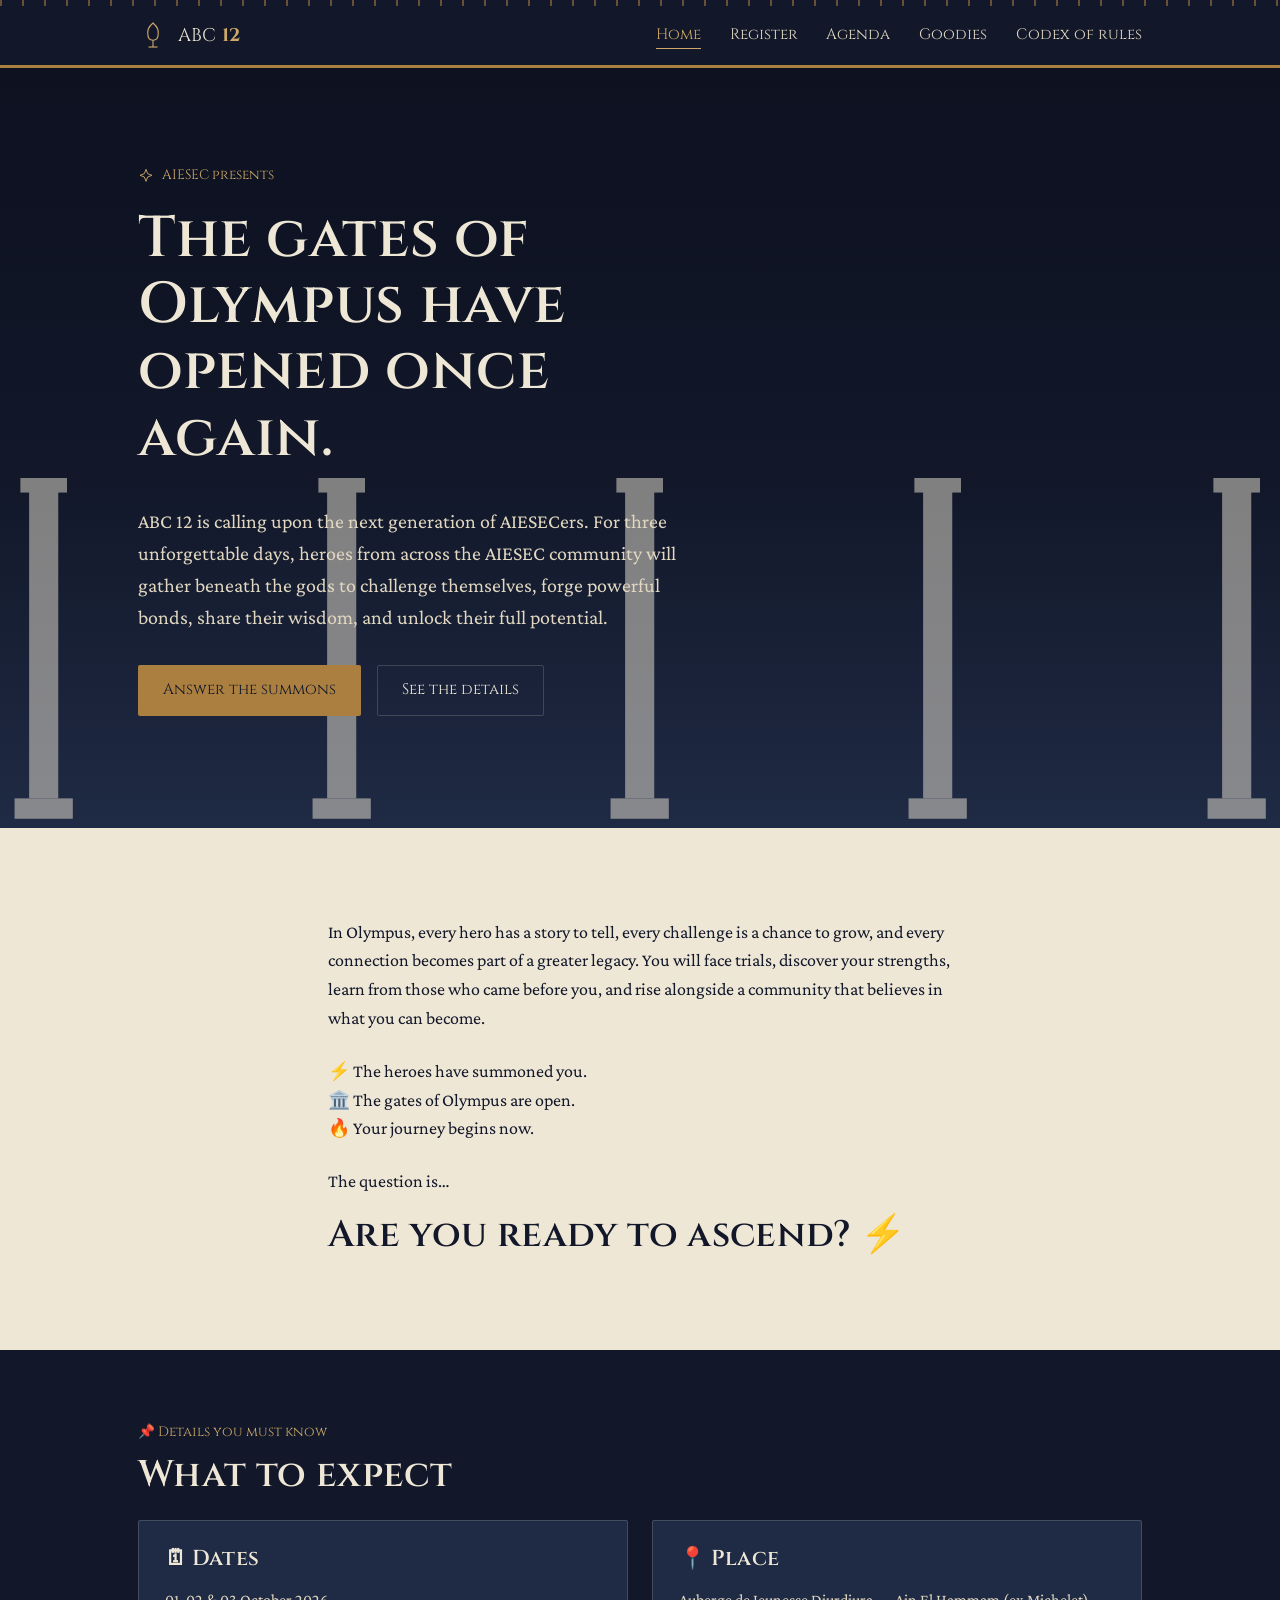
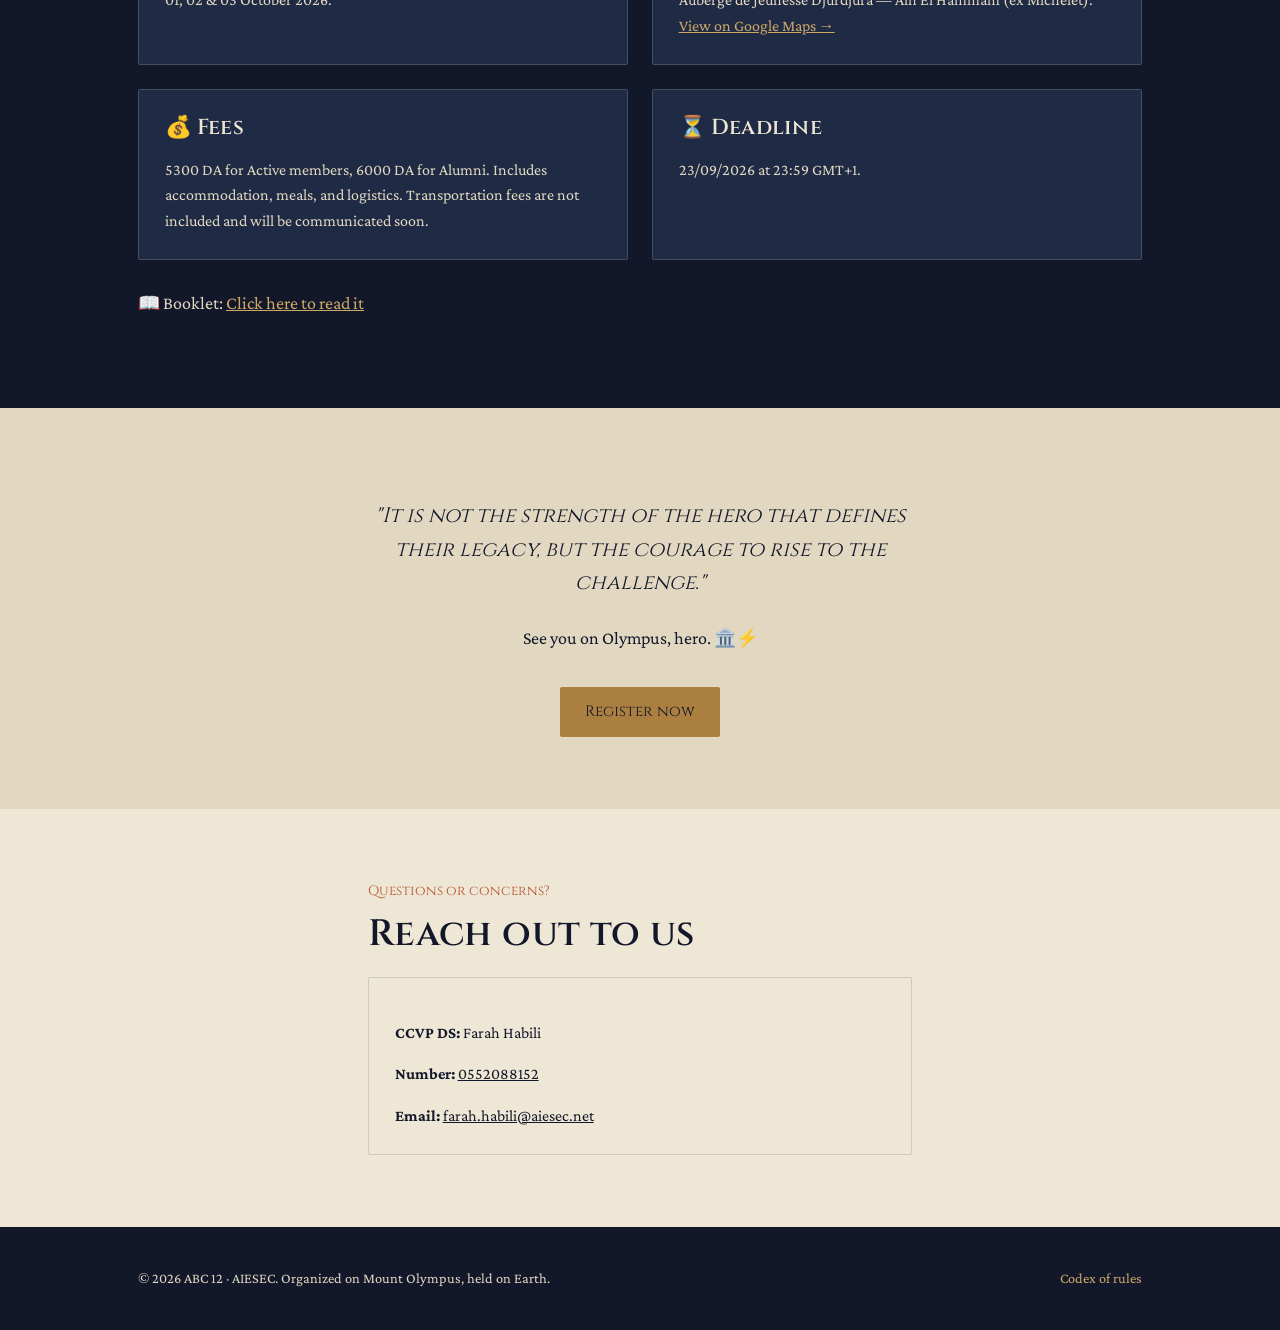
<file: index.html>
<!DOCTYPE html>
<html lang="en">
<head>
<meta charset="UTF-8">
<meta name="viewport" content="width=device-width, initial-scale=1.0">
<title>ABC 12 — The Gates of Olympus</title>
<meta name="description" content="ABC 12: AIESEC's Olympus-themed conference. Register now, read the details, and answer the summons.">
<link rel="preconnect" href="https://fonts.googleapis.com">
<link href="https://fonts.googleapis.com/css2?family=Cinzel:wght@500;600;700&family=Crimson+Pro:ital,wght@0,400;0,500;1,400&display=swap" rel="stylesheet">
<link rel="stylesheet" href="style.css">
</head>
<body>

<header class="site-header">
  <div class="frieze-bar"></div>
  <div class="nav-row">
    <a href="index.html" class="brand">
      <svg width="30" height="30" viewBox="0 0 40 40" fill="none" xmlns="http://www.w3.org/2000/svg">
        <path d="M20 4C13 10 13 14 13 18C13 24 16 27 20 27C24 27 27 24 27 18C27 14 27 10 20 4Z" stroke="#cda868" stroke-width="1.5"/>
        <path d="M20 27V36" stroke="#cda868" stroke-width="1.5"/>
        <path d="M14 36H26" stroke="#cda868" stroke-width="1.5"/>
      </svg>
      <span class="brand-name">ABC <strong>12</strong></span>
    </a>
    <button class="nav-toggle" aria-expanded="false" aria-controls="primary-nav">Menu</button>
    <ul class="nav-links" id="primary-nav">
      <li><a href="index.html" aria-current="page">Home</a></li>
      <li><a href="register.html">Register</a></li>
      <li><a href="agenda.html">Agenda</a></li>
      <li><a href="store.html">Goodies</a></li>
      <li><a href="rules.html">Codex of rules</a></li>
    </ul>
  </div>
</header>

<section class="hero">
  <div class="hero-inner">
    <span class="hero-eyebrow-mark">
      <svg width="16" height="16" viewBox="0 0 24 24" fill="none"><path d="M12 2l2.5 6.5L21 11l-6.5 2.5L12 20l-2.5-6.5L3 11l6.5-2.5L12 2z" stroke="#cda868" stroke-width="1.4"/></svg>
      AIESEC presents
    </span>
    <h1>The gates of Olympus have opened once again.</h1>
    <p class="lede">ABC 12 is calling upon the next generation of AIESECers. For three unforgettable days, heroes from across the AIESEC community will gather beneath the gods to challenge themselves, forge powerful bonds, share their wisdom, and unlock their full potential.</p>
    <div class="hero-actions">
      <a href="register.html" class="btn btn-primary">Answer the summons</a>
      <a href="#details" class="btn btn-ghost">See the details</a>
    </div>
  </div>
  <div class="columns-row" aria-hidden="true">
    <svg viewBox="0 0 60 240" width="60" height="240"><rect x="20" y="0" width="20" height="220" fill="#efe7d6"/><rect x="10" y="220" width="40" height="14" fill="#efe7d6"/><rect x="14" y="0" width="32" height="10" fill="#efe7d6"/></svg>
    <svg viewBox="0 0 60 240" width="60" height="240"><rect x="20" y="0" width="20" height="220" fill="#efe7d6"/><rect x="10" y="220" width="40" height="14" fill="#efe7d6"/><rect x="14" y="0" width="32" height="10" fill="#efe7d6"/></svg>
    <svg viewBox="0 0 60 240" width="60" height="240"><rect x="20" y="0" width="20" height="220" fill="#efe7d6"/><rect x="10" y="220" width="40" height="14" fill="#efe7d6"/><rect x="14" y="0" width="32" height="10" fill="#efe7d6"/></svg>
    <svg viewBox="0 0 60 240" width="60" height="240"><rect x="20" y="0" width="20" height="220" fill="#efe7d6"/><rect x="10" y="220" width="40" height="14" fill="#efe7d6"/><rect x="14" y="0" width="32" height="10" fill="#efe7d6"/></svg>
    <svg viewBox="0 0 60 240" width="60" height="240"><rect x="20" y="0" width="20" height="220" fill="#efe7d6"/><rect x="10" y="220" width="40" height="14" fill="#efe7d6"/><rect x="14" y="0" width="32" height="10" fill="#efe7d6"/></svg>
  </div>
</section>

<section>
  <div class="container" style="max-width: 720px;">
    <p>In Olympus, every hero has a story to tell, every challenge is a chance to grow, and every connection becomes part of a greater legacy. You will face trials, discover your strengths, learn from those who came before you, and rise alongside a community that believes in what you can become.</p>
    <p style="margin-top:1.5rem;">
      ⚡ The heroes have summoned you.<br>
      🏛️ The gates of Olympus are open.<br>
      🔥 Your journey begins now.
    </p>
    <p style="margin-top:1.5rem;">The question is…</p>
    <h2 style="margin-top:0.3rem;">Are you ready to ascend? ⚡</h2>
  </div>
</section>

<section id="details" class="section-dark">
  <div class="container">
    <span class="eyebrow" style="color:#cda868;">📌 Details you must know</span>
    <h2>What to expect</h2>
    <div class="grid grid-2" style="margin-top:1.5rem;">
      <div class="card">
        <h3>🗓 Dates</h3>
        <p>01, 02 &amp; 03 October 2026.</p>
      </div>
      <div class="card">
        <h3>📍 Place</h3>
        <p>Auberge de Jeunesse Djurdjura — Ain El Hammam (ex Michelet).<br>
        <a href="https://share.google/3GFoLEZ0VV989xiMJ" target="_blank" rel="noopener" style="color:#cda868;">View on Google Maps →</a></p>
      </div>
      <div class="card">
        <h3>💰 Fees</h3>
        <p>5300 DA for Active members, 6000 DA for Alumni. Includes accommodation, meals, and logistics. Transportation fees are not included and will be communicated soon.</p>
      </div>
      <div class="card">
        <h3>⏳ Deadline</h3>
        <p>23/09/2026 at 23:59 GMT+1.</p>
      </div>
    </div>
   <p style="margin-top:1.8rem;">📖 Booklet: <a href="https://drive.google.com/file/d/1atwc0b6l0w-cm8NyksH_HFOOQr04Oe2t/view?usp=sharing" target="_blank" rel="noopener" style="color:#cda868;">Click here to read it</a></p>
  </div>
</section>

<section class="section-alt">
  <div class="container text-center" style="max-width:640px;">
    <p style="font-style: italic; font-size:1.3rem; font-family: var(--font-display); color: var(--ink);">
      "It is not the strength of the hero that defines their legacy, but the courage to rise to the challenge."
    </p>
    <p class="text-center" style="margin-top:1.5rem;">See you on Olympus, hero. 🏛️⚡</p>
    <a href="register.html" class="btn btn-primary" style="margin-top:1rem;">Register now</a>
  </div>
</section>

<section>
  <div class="container" style="max-width: 640px;">
    <span class="eyebrow">Questions or concerns?</span>
    <h2>Reach out to us</h2>
    <div class="card">
      <p style="margin-bottom:0.4rem;"><strong>CCVP DS:</strong> Farah Habili</p>
      <p style="margin-bottom:0.4rem;"><strong>Number:</strong> <a href="tel:0552088152">0552088152</a></p>
      <p style="margin-bottom:0;"><strong>Email:</strong> <a href="mailto:farah.habili@aiesec.net">farah.habili@aiesec.net</a></p>
    </div>
  </div>
</section>

<footer class="site-footer">
  <div class="container">
    <span>© 2026 ABC 12 · AIESEC. Organized on Mount Olympus, held on Earth.</span>
    <span><a href="rules.html">Codex of rules</a></span>
  </div>
</footer>

<script src="script.js"></script>
</body>
</html>
</file>
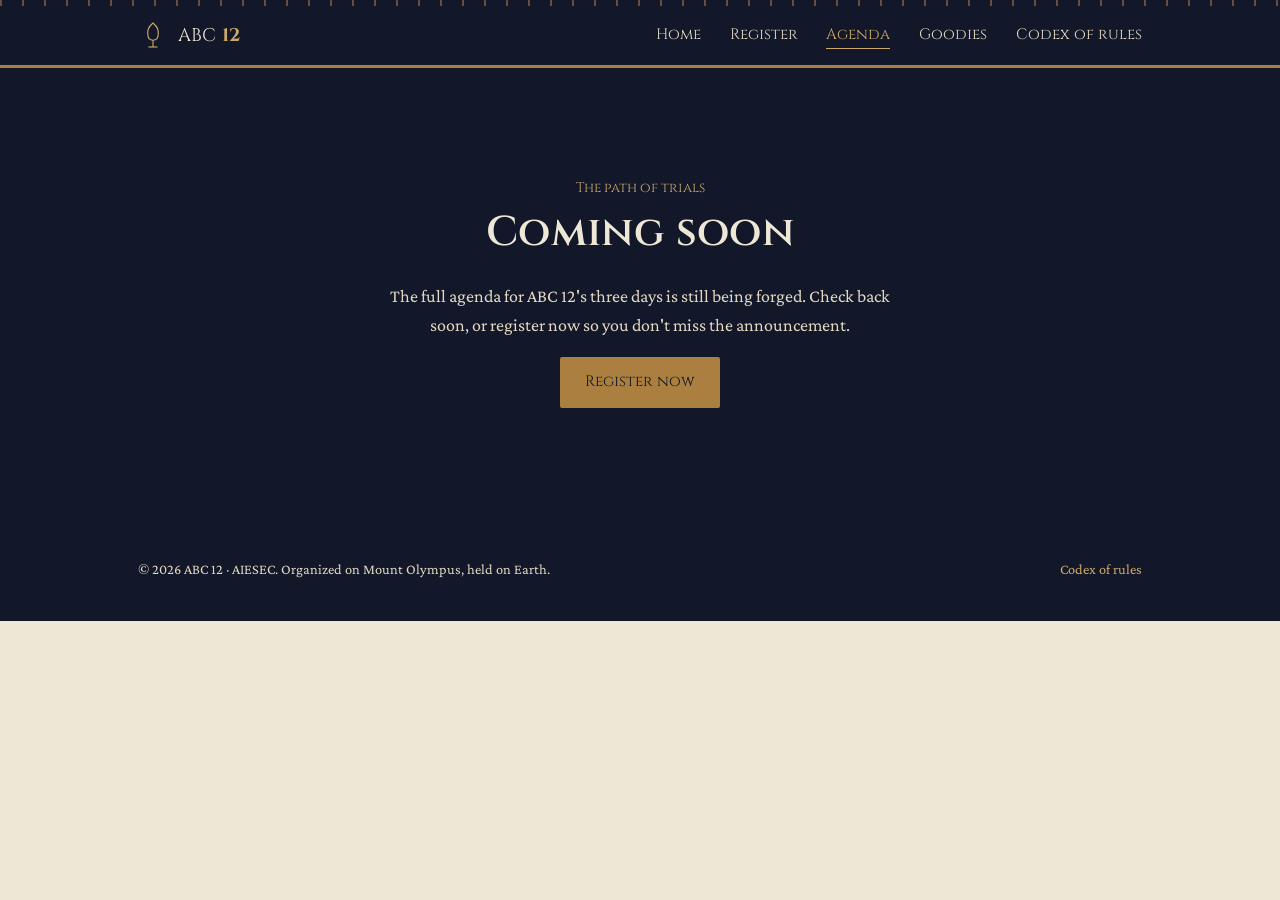
<file: agenda.html>
<!DOCTYPE html>
<html lang="en">
<head>
<meta charset="UTF-8">
<meta name="viewport" content="width=device-width, initial-scale=1.0">
<title>Agenda — ABC 12</title>
<meta name="description" content="The ABC 12 agenda is coming soon.">
<link rel="preconnect" href="https://fonts.googleapis.com">
<link href="https://fonts.googleapis.com/css2?family=Cinzel:wght@500;600;700&family=Crimson+Pro:ital,wght@0,400;0,500;1,400&display=swap" rel="stylesheet">
<link rel="stylesheet" href="style.css">
</head>
<body>

<header class="site-header">
  <div class="frieze-bar"></div>
  <div class="nav-row">
    <a href="index.html" class="brand">
      <svg width="30" height="30" viewBox="0 0 40 40" fill="none" xmlns="http://www.w3.org/2000/svg">
        <path d="M20 4C13 10 13 14 13 18C13 24 16 27 20 27C24 27 27 24 27 18C27 14 27 10 20 4Z" stroke="#cda868" stroke-width="1.5"/>
        <path d="M20 27V36" stroke="#cda868" stroke-width="1.5"/>
        <path d="M14 36H26" stroke="#cda868" stroke-width="1.5"/>
      </svg>
      <span class="brand-name">ABC <strong>12</strong></span>
    </a>
    <button class="nav-toggle" aria-expanded="false" aria-controls="primary-nav">Menu</button>
    <ul class="nav-links" id="primary-nav">
      <li><a href="index.html">Home</a></li>
      <li><a href="register.html">Register</a></li>
      <li><a href="agenda.html" aria-current="page">Agenda</a></li>
      <li><a href="store.html">Goodies</a></li>
      <li><a href="rules.html">Codex of rules</a></li>
    </ul>
  </div>
</header>

<section class="section-dark" style="min-height: 50vh; display:flex; align-items:center;">
  <div class="container text-center" style="max-width:600px;">
    <span class="eyebrow" style="color:#cda868;">The path of trials</span>
    <h1 style="font-size:clamp(1.8rem,4vw,2.6rem);">Coming soon</h1>
    <p class="text-center">The full agenda for ABC 12's three days is still being forged. Check back soon, or register now so you don't miss the announcement.</p>
    <a href="register.html" class="btn btn-primary">Register now</a>
  </div>
</section>

<footer class="site-footer">
  <div class="container">
    <span>© 2026 ABC 12 · AIESEC. Organized on Mount Olympus, held on Earth.</span>
    <span><a href="rules.html">Codex of rules</a></span>
  </div>
</footer>

<script src="script.js"></script>
</body>
</html>
</file>
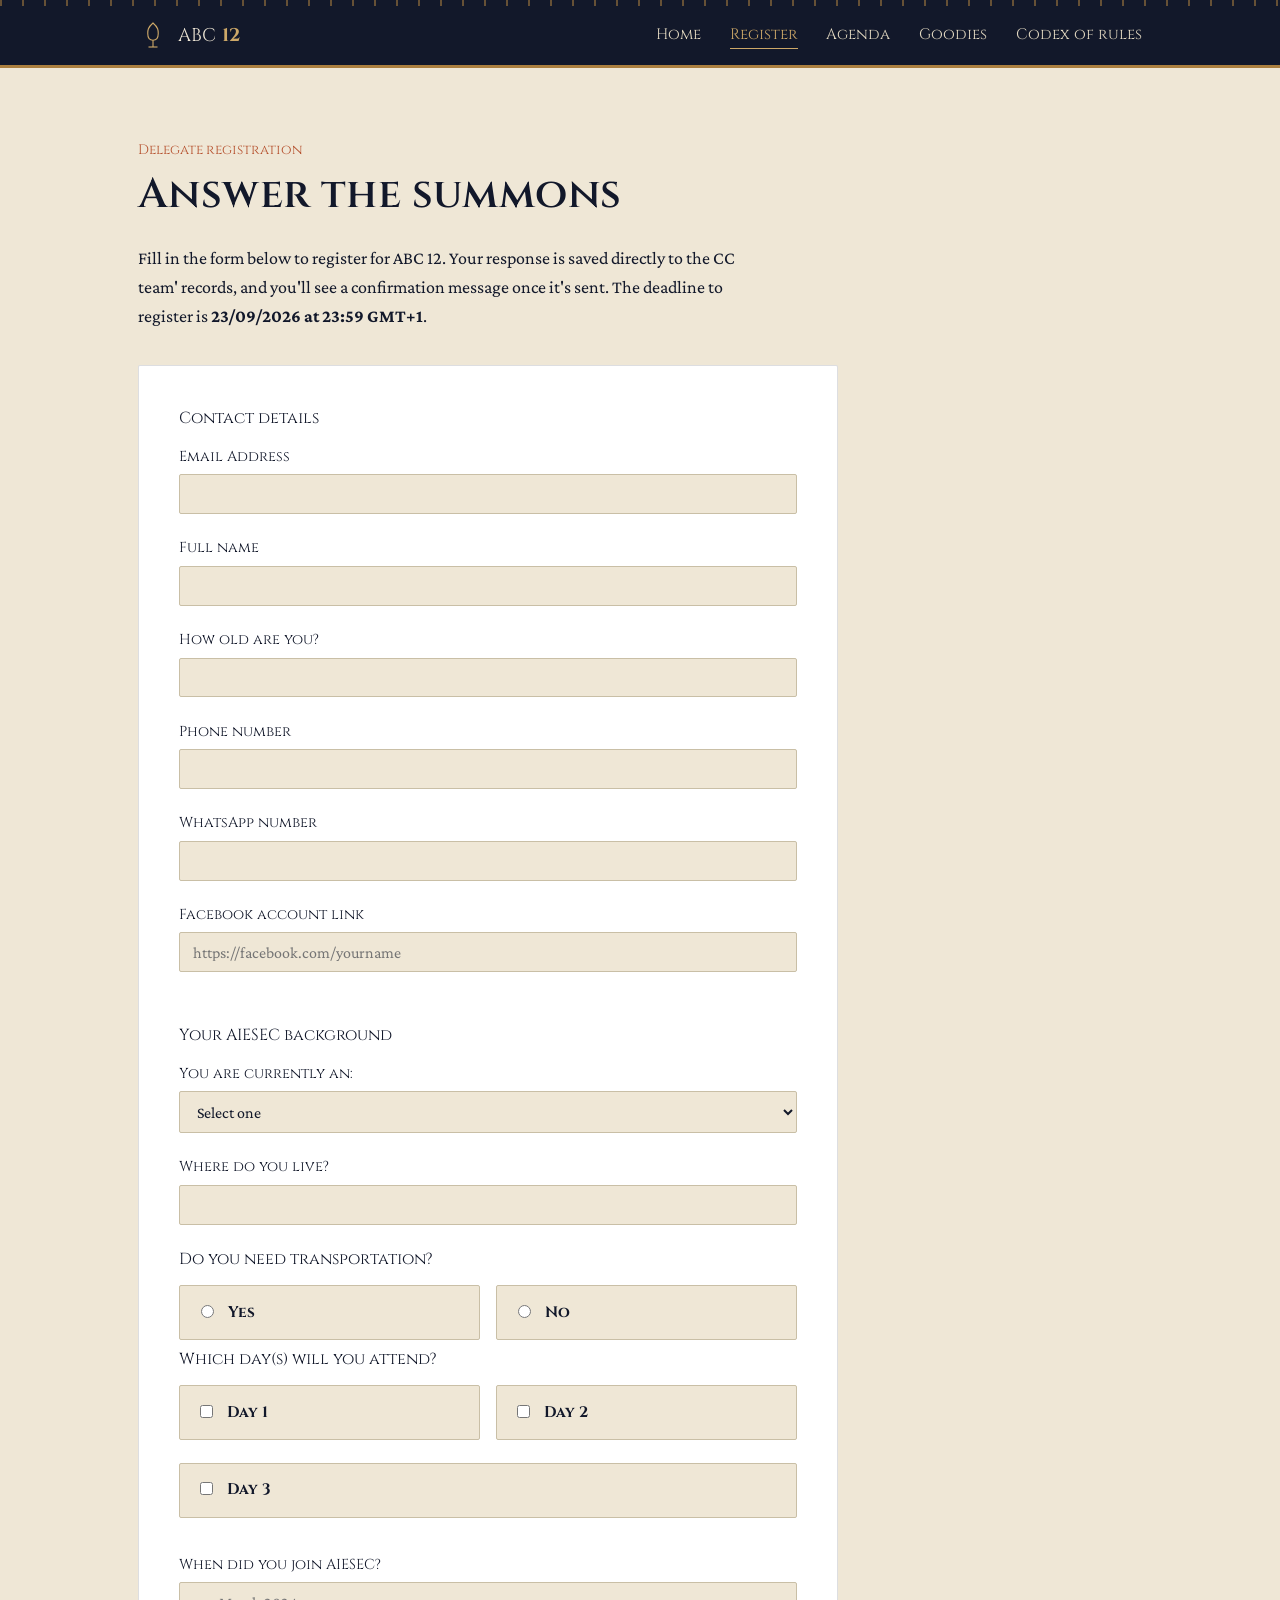
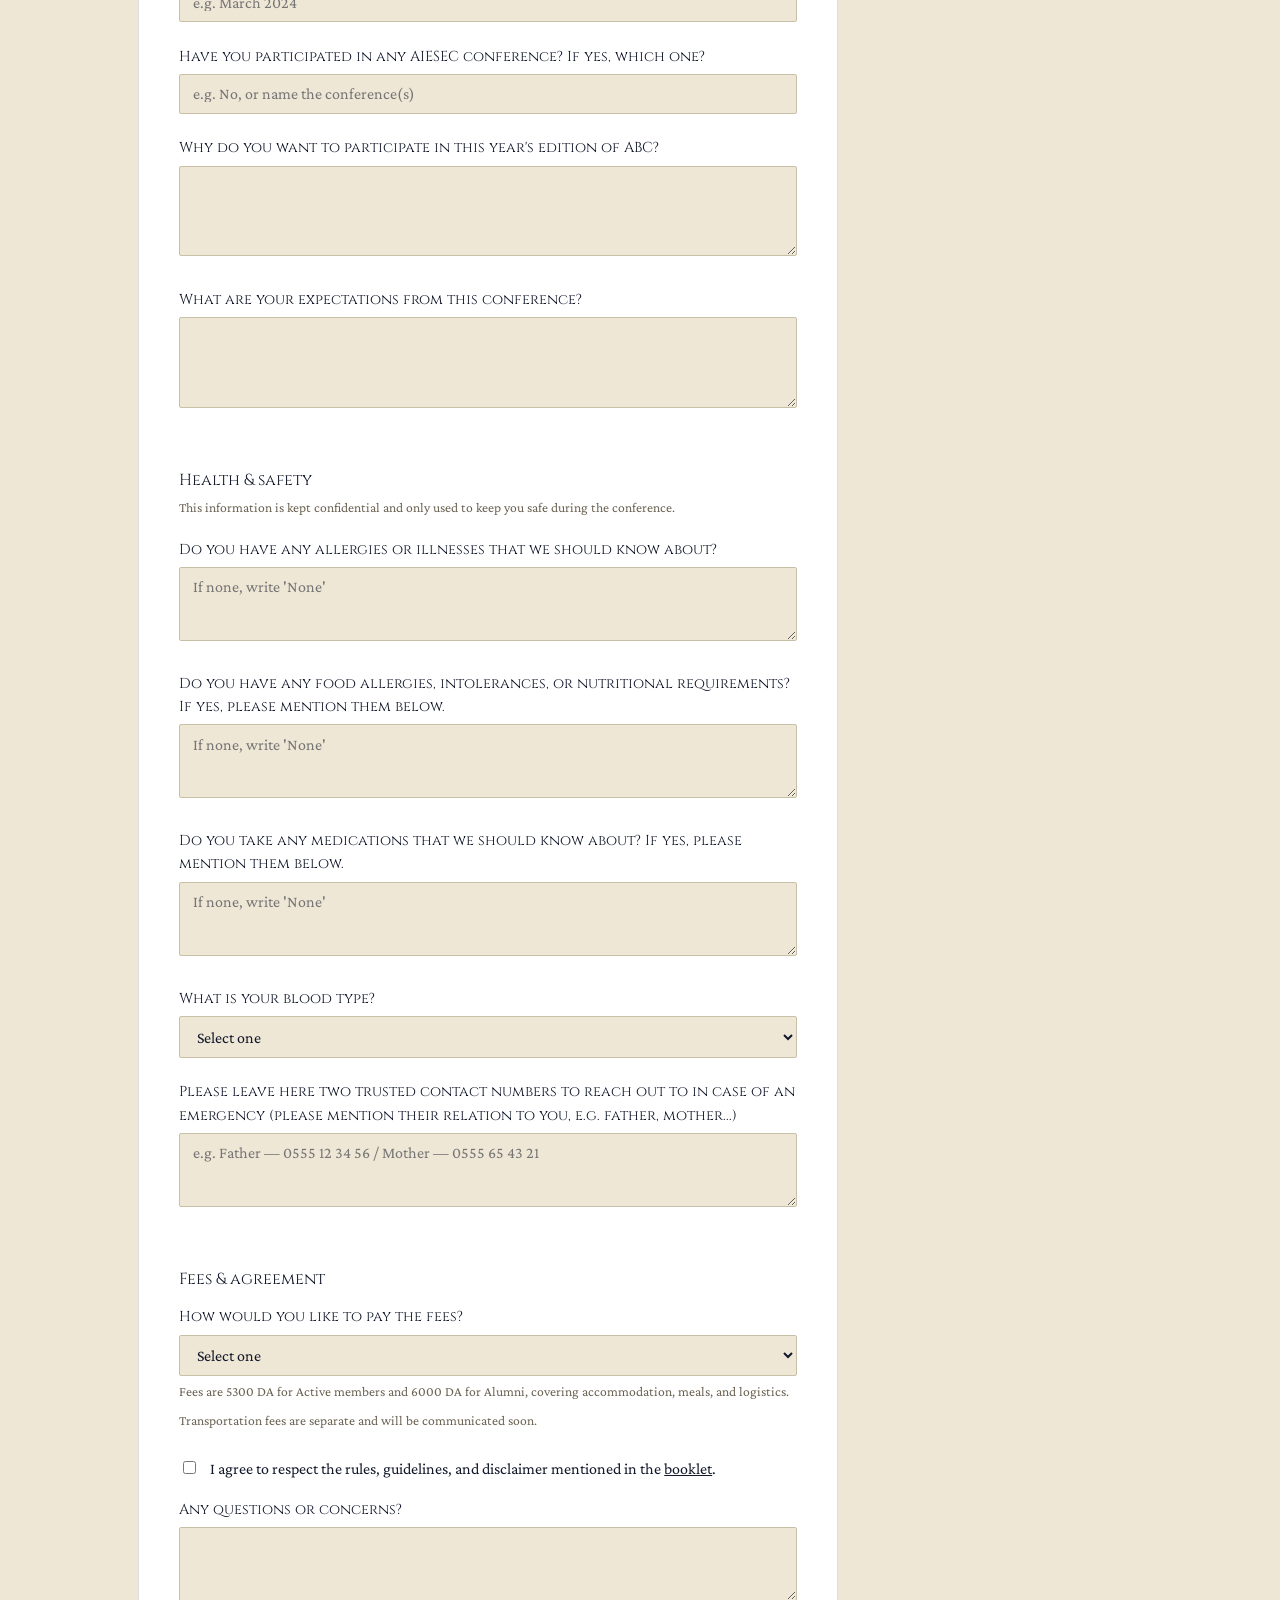
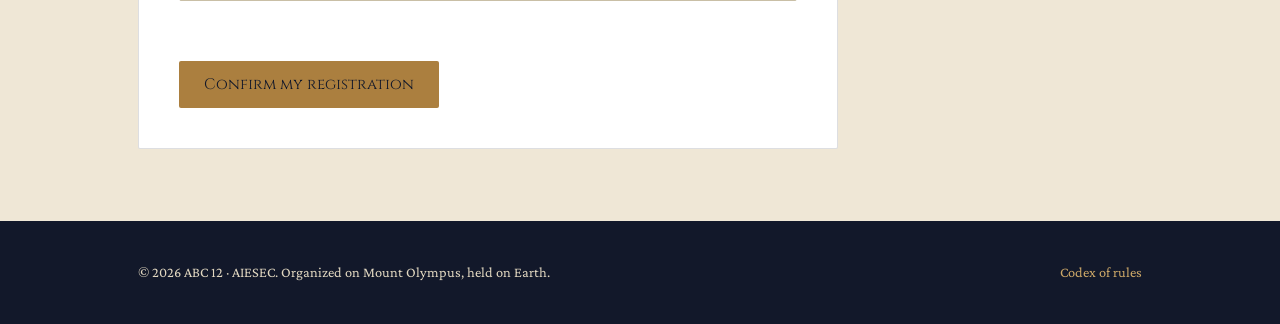
<file: register.html>
<!DOCTYPE html>
<html lang="en">
<head>
<meta charset="UTF-8">
<meta name="viewport" content="width=device-width, initial-scale=1.0">
<title>Register — ABC 12</title>
<meta name="description" content="Register as a delegate for ABC 12: personal details, AIESEC background, health and emergency info, and your agreement to the booklet's rules.">
<link rel="preconnect" href="https://fonts.googleapis.com">
<link href="https://fonts.googleapis.com/css2?family=Cinzel:wght@500;600;700&family=Crimson+Pro:ital,wght@0,400;0,500;1,400&display=swap" rel="stylesheet">
<link rel="stylesheet" href="style.css">
</head>
<body>

<header class="site-header">
  <div class="frieze-bar"></div>
  <div class="nav-row">
    <a href="index.html" class="brand">
      <svg width="30" height="30" viewBox="0 0 40 40" fill="none" xmlns="http://www.w3.org/2000/svg">
        <path d="M20 4C13 10 13 14 13 18C13 24 16 27 20 27C24 27 27 24 27 18C27 14 27 10 20 4Z" stroke="#cda868" stroke-width="1.5"/>
        <path d="M20 27V36" stroke="#cda868" stroke-width="1.5"/>
        <path d="M14 36H26" stroke="#cda868" stroke-width="1.5"/>
      </svg>
      <span class="brand-name">ABC <strong>12</strong></span>
    </a>
    <button class="nav-toggle" aria-expanded="false" aria-controls="primary-nav">Menu</button>
    <ul class="nav-links" id="primary-nav">
      <li><a href="index.html">Home</a></li>
      <li><a href="register.html" aria-current="page">Register</a></li>
      <li><a href="agenda.html">Agenda</a></li>
      <li><a href="store.html">Goodies</a></li>
      <li><a href="rules.html">Codex of rules</a></li>
    </ul>
  </div>
</header>

<section>
  <div class="container">
    <div class="section-head">
      <span class="eyebrow">Delegate registration</span>
      <h1 style="font-size:clamp(1.8rem,4vw,2.6rem);">Answer the summons</h1>
      <p>Fill in the form below to register for ABC 12. Your response is saved directly to the CC team' records, and you'll see a confirmation message once it's sent. The deadline to register is <strong>23/09/2026 at 23:59 GMT+1</strong>.</p>
    </div>

    <form id="registration-form" class="form-card" novalidate>

      <fieldset>
        <legend>Contact details</legend>
        <div class="field">
          <label for="email">Email Address</label>
          <input type="email" id="email" name="email" required autocomplete="email">
        </div>
        <div class="field">
          <label for="fullName">Full name</label>
          <input type="text" id="fullName" name="fullName" required autocomplete="name">
        </div>
        <div class="field">
          <label for="age">How old are you?</label>
          <input type="number" id="age" name="age" min="15" max="99" required inputmode="numeric">
        </div>
        <div class="field">
          <label for="phone">Phone number</label>
          <input type="tel" id="phone" name="phone" required autocomplete="tel">
        </div>
        <div class="field">
          <label for="whatsapp">WhatsApp number</label>
          <input type="tel" id="whatsapp" name="whatsapp" required>
        </div>
        <div class="field">
          <label for="facebook">Facebook account link</label>
          <input type="text" id="facebook" name="facebook" placeholder="https://facebook.com/yourname" required>
        </div>
      </fieldset>

      <fieldset>
        <legend>Your AIESEC background</legend>
        <div class="field">
          <label for="currentStatus">You are currently an:</label>
          <select id="currentStatus" name="currentStatus" required>
            <option value="" disabled selected>Select one</option>
            <option value="Active Member">Active Member</option>
            <option value="Team Leader/Manager">Team Leader/Manager</option>
            <option value="Local Committee President/Vice President">Local Committee President/Vice President</option>
            <option value="Alumnus/Alumna">Alumnus/Alumna</option>
            <option value="Other">Other</option>
          </select>
        </div>
        <div class="field">
                  <div class="field">
          <label for="location">Where do you live?</label>
          <input type="text" id="location" name="location" required>
        </div>
        <fieldset style="margin-bottom:0;">
          <legend>Do you need transportation?</legend>
          <div class="choice-row" role="radiogroup" aria-label="Do you need transportation?">
            <label class="choice">
              <input type="radio" name="needsTransport" value="Yes" required>
              <span><strong>Yes</strong></span>
            </label>
            <label class="choice">
              <input type="radio" name="needsTransport" value="No">
              <span><strong>No</strong></span>
            </label>
          </div>
        </fieldset>
        <fieldset id="attendance-days-field">
          <legend>Which day(s) will you attend?</legend>
          <div class="choice-row" role="group" aria-label="Which day(s) will you attend?">
            <label class="choice">
              <input type="checkbox" name="attendDay1" value="Yes">
              <span><strong>Day 1</strong></span>
            </label>
            <label class="choice">
              <input type="checkbox" name="attendDay2" value="Yes">
              <span><strong>Day 2</strong></span>
            </label>
            <label class="choice">
              <input type="checkbox" name="attendDay3" value="Yes">
              <span><strong>Day 3</strong></span>
            </label>
          </div>
          <p id="attendance-days-error" class="hint" style="display:none; color: var(--clay);">Please select at least one day.</p>
        </fieldset>
        <div class="field">
          <label for="joinDate">When did you join AIESEC?</label>
          <input type="text" id="joinDate" name="joinDate" placeholder="e.g. March 2024" required>
        </div>
        <div class="field">
          <label for="previousConference">Have you participated in any AIESEC conference? If yes, which one?</label>
          <input type="text" id="previousConference" name="previousConference" placeholder="e.g. No, or name the conference(s)">
        </div>
        <div class="field">
          <label for="whyParticipate">Why do you want to participate in this year's edition of ABC?</label>
          <textarea id="whyParticipate" name="whyParticipate" rows="4" required></textarea>
        </div>
        <div class="field">
          <label for="expectations">What are your expectations from this conference?</label>
          <textarea id="expectations" name="expectations" rows="4" required></textarea>
        </div>
      </fieldset>

      <fieldset>
        <legend>Health &amp; safety</legend>
        <p class="hint" style="margin-top:-0.6rem; margin-bottom:1.2rem;">This information is kept confidential and only used to keep you safe during the conference.</p>
        <div class="field">
          <label for="allergiesIllnesses">Do you have any allergies or illnesses that we should know about?</label>
          <textarea id="allergiesIllnesses" name="allergiesIllnesses" rows="3" placeholder="If none, write 'None'"></textarea>
        </div>
        <div class="field">
          <label for="foodAllergies">Do you have any food allergies, intolerances, or nutritional requirements? If yes, please mention them below.</label>
          <textarea id="foodAllergies" name="foodAllergies" rows="3" placeholder="If none, write 'None'"></textarea>
        </div>
        <div class="field">
          <label for="medications">Do you take any medications that we should know about? If yes, please mention them below.</label>
          <textarea id="medications" name="medications" rows="3" placeholder="If none, write 'None'"></textarea>
        </div>
        <div class="field">
          <label for="bloodType">What is your blood type?</label>
          <select id="bloodType" name="bloodType">
            <option value="" disabled selected>Select one</option>
            <option value="A+">A+</option>
            <option value="A-">A-</option>
            <option value="B+">B+</option>
            <option value="B-">B-</option>
            <option value="AB+">AB+</option>
            <option value="AB-">AB-</option>
            <option value="O+">O+</option>
            <option value="O-">O-</option>
            <option value="I don't know">I don't know</option>
          </select>
        </div>
        <div class="field">
          <label for="emergencyContacts">Please leave here two trusted contact numbers to reach out to in case of an emergency (please mention their relation to you, e.g. father, mother...)</label>
          <textarea id="emergencyContacts" name="emergencyContacts" rows="3" required placeholder="e.g. Father — 0555 12 34 56 / Mother — 0555 65 43 21"></textarea>
        </div>
      </fieldset>

      <fieldset>
        <legend>Fees &amp; agreement</legend>
        <div class="field">
          <label for="paymentMethod">How would you like to pay the fees?</label>
          <select id="paymentMethod" name="paymentMethod" required>
            <option value="" disabled selected>Select one</option>
            <option value="Cash on arrival">Cash on arrival</option>
            <option value="Bank / CCP transfer">Bank / CCP transfer</option>
            <option value="Other">Other (we'll follow up)</option>
          </select>
          <span class="hint">Fees are 5300 DA for Active members and 6000 DA for Alumni, covering accommodation, meals, and logistics. Transportation fees are separate and will be communicated soon.</span>
        </div>
        <div class="check-row">
          <input type="checkbox" id="agreeRules" name="agreeRules" value="Yes" required>
          <label for="agreeRules">I agree to respect the rules, guidelines, and disclaimer mentioned in the <a href="https://drive.google.com/file/d/1atwc0b6l0w-cm8NyksH_HFOOQr04Oe2t/view?usp=sharing" target="_blank" rel="noopener">booklet</a>.
        </div>
        <div class="field">
          <label for="questionsConcerns">Any questions or concerns?</label>
          <textarea id="questionsConcerns" name="questionsConcerns" rows="3"></textarea>
        </div>
      </fieldset>

            <button type="submit" class="btn btn-primary">Confirm my registration</button>
      <p id="register-status" class="form-status" role="status" aria-live="polite"></p>
    </form>

    <div id="confirmation-panel" class="confirmation-panel" style="display:none;">
      <div class="confirmation-head">
        <span class="confirmation-check" aria-hidden="true">
          <svg width="22" height="22" viewBox="0 0 24 24" fill="none"><path d="M5 13l4 4L19 7" stroke="#fff" stroke-width="2.4" stroke-linecap="round" stroke-linejoin="round"/></svg>
        </span>
        <div>
          <h2 style="margin-bottom:0.1rem;">Registration confirmed</h2>
          <span class="confirmation-code" id="conf-code"></span>
        </div>
      </div>

      <p>Thank you for answering the summons. Please keep this confirmation — print it, save it as a PDF, or take a screenshot — and bring it with you to check-in.</p>

      <table class="confirmation-table">
        <tbody>
          <tr><th>Full name</th><td id="conf-fullName"></td></tr>
          <tr><th>Email</th><td id="conf-email"></td></tr>
          <tr><th>Phone</th><td id="conf-phone"></td></tr>
          <tr><th>Needs transportation</th><td id="conf-needsTransport"></td></tr>
          <tr><th>Attending</th><td id="conf-attendanceDays"></td></tr>
          <tr><th>Payment method</th><td id="conf-paymentMethod"></td></tr>
          <tr><th>Dates</th><td>24, 25 &amp; 26 September 2026</td></tr>
          <tr><th>Venue</th><td>Auberge de Jeunesse Djurdjura — Ain El Hammam (ex Michelet)</td></tr>
          <tr><th>Fee</th><td>5300 DA (Active members) / 6000 DA (Alumni), payable as selected above</td></tr>
        </tbody>
      </table>

      <p class="hint">Questions? Contact Farah Habili — 0552088152 — farah.habili@aiesec.net</p>

      <div class="confirmation-actions">
        <button type="button" class="btn btn-primary" onclick="window.print()">Print / save as PDF</button>
        <a href="index.html" class="btn btn-outline-dark">Back to home</a>
      </div>
    </div>
  </div>
</section>

<footer class="site-footer">
  <div class="container">
    <span>© 2026 ABC 12 · AIESEC. Organized on Mount Olympus, held on Earth.</span>
    <span><a href="rules.html">Codex of rules</a></span>
  </div>
</footer>

<script src="script.js"></script>
</body>
</html>
</file>
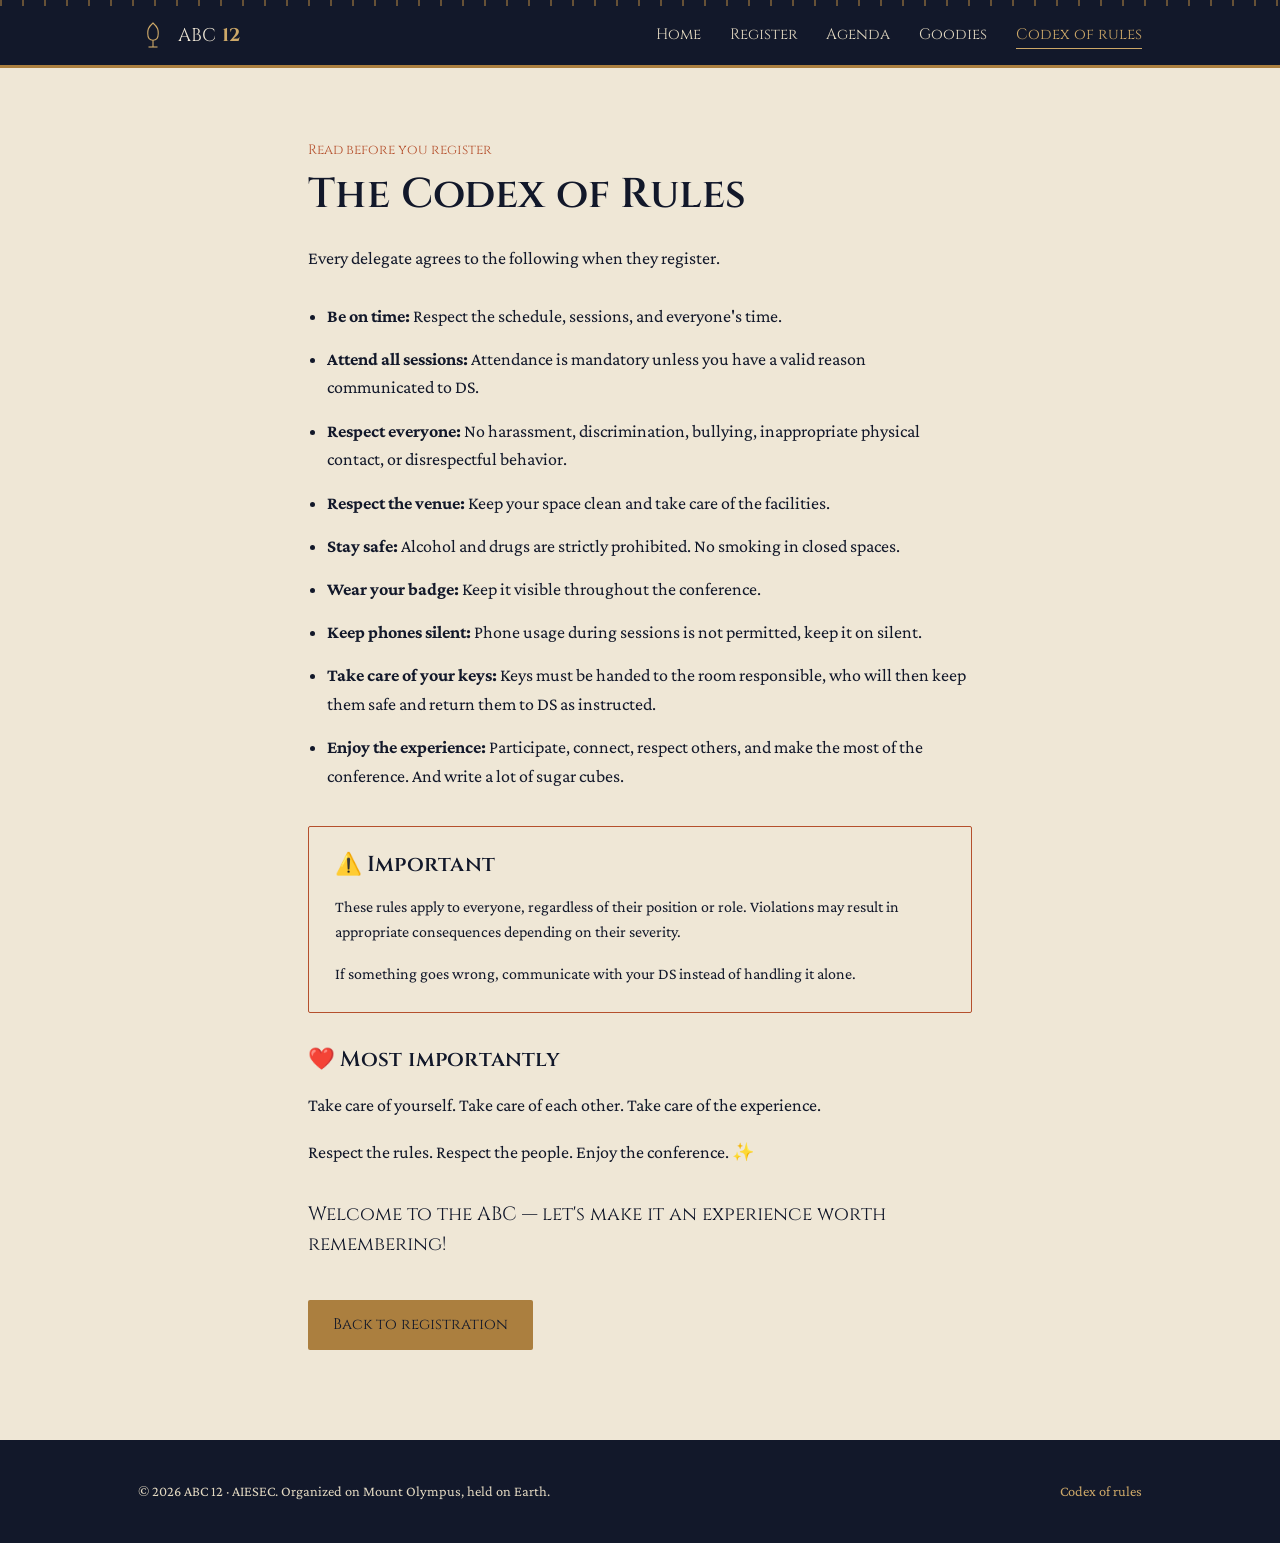
<file: rules.html>
<!DOCTYPE html>
<html lang="en">
<head>
<meta charset="UTF-8">
<meta name="viewport" content="width=device-width, initial-scale=1.0">
<title>Codex of Rules — ABC Conference</title>
<meta name="description" content="The Codex of Rules for ABC 12 delegates: schedule, conduct, safety, and badges.">
<link rel="preconnect" href="https://fonts.googleapis.com">
<link href="https://fonts.googleapis.com/css2?family=Cinzel:wght@500;600;700&family=Crimson+Pro:ital,wght@0,400;0,500;1,400&display=swap" rel="stylesheet">
<link rel="stylesheet" href="style.css">
</head>
<body>

<header class="site-header">
  <div class="frieze-bar"></div>
  <div class="nav-row">
    <a href="index.html" class="brand">
      <svg width="30" height="30" viewBox="0 0 40 40" fill="none" xmlns="http://www.w3.org/2000/svg">
        <path d="M20 4C13 10 13 14 13 18C13 24 16 27 20 27C24 27 27 24 27 18C27 14 27 10 20 4Z" stroke="#cda868" stroke-width="1.5"/>
        <path d="M20 27V36" stroke="#cda868" stroke-width="1.5"/>
        <path d="M14 36H26" stroke="#cda868" stroke-width="1.5"/>
      </svg>
      <span class="brand-name">ABC <strong>12</strong></span>
    </a>
    <button class="nav-toggle" aria-expanded="false" aria-controls="primary-nav">Menu</button>
    <ul class="nav-links" id="primary-nav">
      <li><a href="index.html">Home</a></li>
      <li><a href="register.html">Register</a></li>
      <li><a href="agenda.html">Agenda</a></li>
      <li><a href="store.html">Goodies</a></li>
      <li><a href="rules.html" aria-current="page">Codex of rules</a></li>
    </ul>
  </div>
</header>

<section>
  <div class="container" style="max-width: 760px;">
    <span class="eyebrow">Read before you register</span>
    <h1 style="font-size:clamp(1.8rem,4vw,2.6rem);">The Codex of Rules</h1>
    <p>Every delegate agrees to the following when they register.</p>

    <ul style="margin-top:1.8rem; padding-left:1.2rem; display:flex; flex-direction:column; gap:0.9rem;">
      <li><strong>Be on time:</strong> Respect the schedule, sessions, and everyone's time.</li>
      <li><strong>Attend all sessions:</strong> Attendance is mandatory unless you have a valid reason communicated to DS.</li>
      <li><strong>Respect everyone:</strong> No harassment, discrimination, bullying, inappropriate physical contact, or disrespectful behavior.</li>
      <li><strong>Respect the venue:</strong> Keep your space clean and take care of the facilities.</li>
      <li><strong>Stay safe:</strong> Alcohol and drugs are strictly prohibited. No smoking in closed spaces.</li>
      <li><strong>Wear your badge:</strong> Keep it visible throughout the conference.</li>
      <li><strong>Keep phones silent:</strong> Phone usage during sessions is not permitted, keep it on silent.</li>
      <li><strong>Take care of your keys:</strong> Keys must be handed to the room responsible, who will then keep them safe and return them to DS as instructed.</li>
      <li><strong>Enjoy the experience:</strong> Participate, connect, respect others, and make the most of the conference. And write a lot of sugar cubes.</li>
    </ul>

    <div class="card" style="margin-top:2.2rem; border-color: var(--clay);">
      <h3 style="margin-bottom:0.6rem;">⚠️ Important</h3>
      <p style="margin-bottom:0.6rem;">These rules apply to everyone, regardless of their position or role. Violations may result in appropriate consequences depending on their severity.</p>
      <p style="margin-bottom:0;">If something goes wrong, communicate with your DS instead of handling it alone.</p>
    </div>

    <div style="margin-top:2.2rem;">
      <h3>❤️ Most importantly</h3>
      <p>Take care of yourself. Take care of each other. Take care of the experience.</p>
      <p>Respect the rules. Respect the people. Enjoy the conference. ✨</p>
    </div>

    <p style="margin-top:2rem; font-family: var(--font-display); font-size:1.2rem;">Welcome to the ABC — let's make it an experience worth remembering!</p>

    <p style="margin-top:2.5rem;"><a href="register.html" class="btn btn-primary">Back to registration</a></p>
  </div>
</section>

<footer class="site-footer">
  <div class="container">
    <span>© 2026 ABC 12 · AIESEC. Organized on Mount Olympus, held on Earth.</span>
    <span><a href="rules.html">Codex of rules</a></span>
  </div>
</footer>

<script src="script.js"></script>
</body>
</html>
</file>
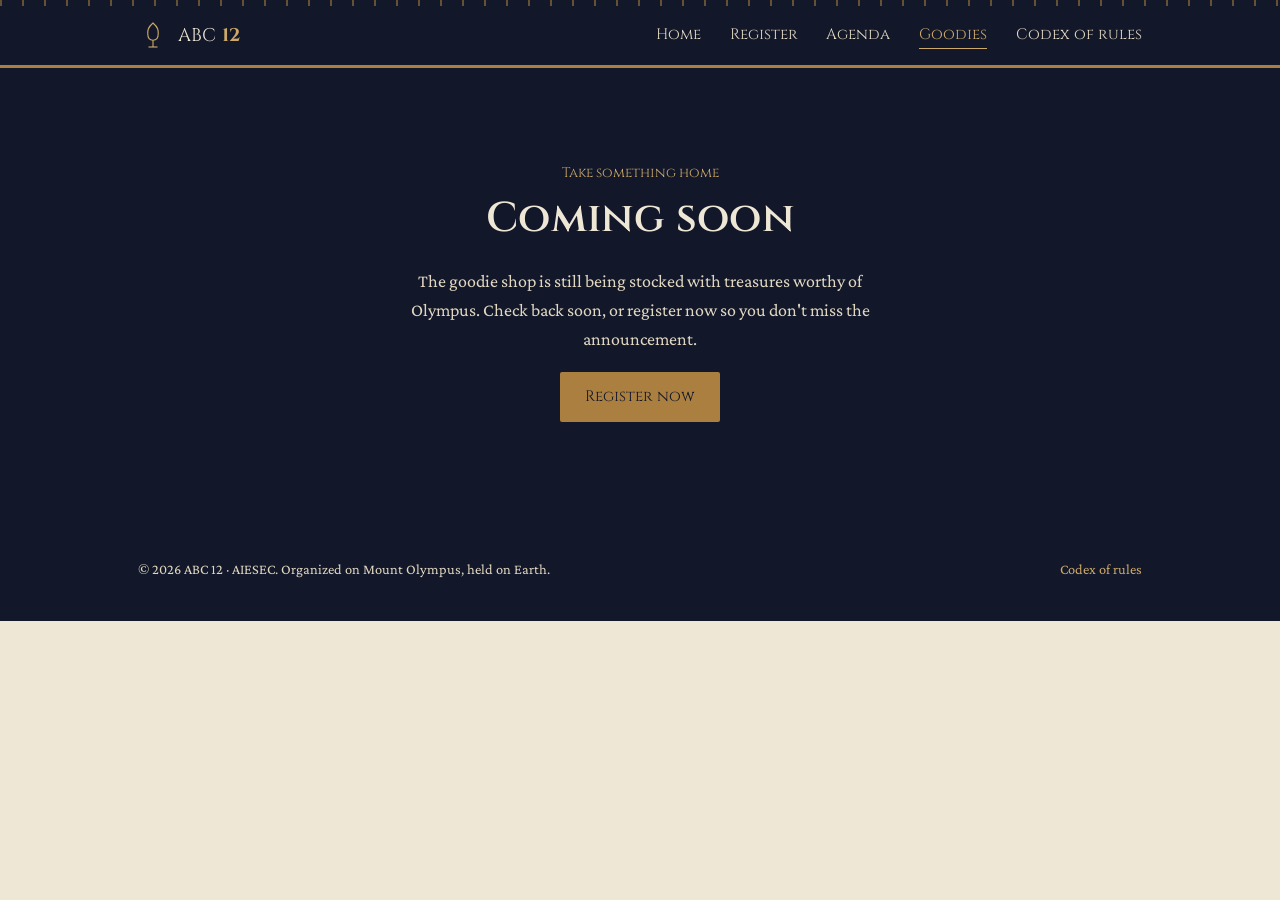
<file: store.html>
<!DOCTYPE html>
<html lang="en">
<head>
<meta charset="UTF-8">
<meta name="viewport" content="width=device-width, initial-scale=1.0">
<title>Goodies — ABC 12</title>
<meta name="description" content="The ABC 12 goodie shop is coming soon.">
<link rel="preconnect" href="https://fonts.googleapis.com">
<link href="https://fonts.googleapis.com/css2?family=Cinzel:wght@500;600;700&family=Crimson+Pro:ital,wght@0,400;0,500;1,400&display=swap" rel="stylesheet">
<link rel="stylesheet" href="style.css">
</head>
<body>

<header class="site-header">
  <div class="frieze-bar"></div>
  <div class="nav-row">
    <a href="index.html" class="brand">
      <svg width="30" height="30" viewBox="0 0 40 40" fill="none" xmlns="http://www.w3.org/2000/svg">
        <path d="M20 4C13 10 13 14 13 18C13 24 16 27 20 27C24 27 27 24 27 18C27 14 27 10 20 4Z" stroke="#cda868" stroke-width="1.5"/>
        <path d="M20 27V36" stroke="#cda868" stroke-width="1.5"/>
        <path d="M14 36H26" stroke="#cda868" stroke-width="1.5"/>
      </svg>
      <span class="brand-name">ABC <strong>12</strong></span>
    </a>
    <button class="nav-toggle" aria-expanded="false" aria-controls="primary-nav">Menu</button>
    <ul class="nav-links" id="primary-nav">
      <li><a href="index.html">Home</a></li>
      <li><a href="register.html">Register</a></li>
      <li><a href="agenda.html">Agenda</a></li>
      <li><a href="store.html" aria-current="page">Goodies</a></li>
      <li><a href="rules.html">Codex of rules</a></li>
    </ul>
  </div>
</header>

<section class="section-dark" style="min-height: 50vh; display:flex; align-items:center;">
  <div class="container text-center" style="max-width:600px;">
    <span class="eyebrow" style="color:#cda868;">Take something home</span>
    <h1 style="font-size:clamp(1.8rem,4vw,2.6rem);">Coming soon</h1>
    <p class="text-center">The goodie shop is still being stocked with treasures worthy of Olympus. Check back soon, or register now so you don't miss the announcement.</p>
    <a href="register.html" class="btn btn-primary">Register now</a>
  </div>
</section>

<footer class="site-footer">
  <div class="container">
    <span>© 2026 ABC 12 · AIESEC. Organized on Mount Olympus, held on Earth.</span>
    <span><a href="rules.html">Codex of rules</a></span>
  </div>
</footer>

<script src="script.js"></script>
</body>
</html>
</file>
<file: style.css>
/* ============================================================
   ABC CONFERENCE — "TWELVE LABORS" DESIGN SYSTEM
   ============================================================ */

:root {
  /* Color */
  --ink: #12182a;          /* near-black Aegean night */
  --ink-soft: #1f2a44;     /* lighter navy for panels */
  --marble: #efe7d6;       /* aged marble / parchment */
  --marble-dim: #e2d8c1;
  --bronze: #ab7f3f;       /* bronze / gold leaf */
  --bronze-light: #cda868;
  --clay: #b5502d;         /* attic pottery terracotta, used sparingly */
  --laurel: #4c5c3c;       /* olive laurel green */
  --ink-line: rgba(18, 24, 42, 0.14);
  --marble-line: rgba(239, 231, 214, 0.18);

  /* Type */
  --font-display: "Cinzel", "Times New Roman", serif;
  --font-body: "Crimson Pro", Georgia, serif;
  --font-ui: "Cinzel", serif;

  /* Layout */
  --max-width: 1100px;
  --gutter: clamp(1.25rem, 4vw, 3rem);
  --radius: 2px;
}

* { box-sizing: border-box; }

html {
  scroll-behavior: smooth;
}

@media (prefers-reduced-motion: reduce) {
  html { scroll-behavior: auto; }
  * { animation-duration: 0.01ms !important; transition-duration: 0.01ms !important; }
}

body {
  margin: 0;
  background: var(--marble);
  color: var(--ink);
  font-family: var(--font-body);
  font-size: 1.125rem;
  line-height: 1.6;
  -webkit-font-smoothing: antialiased;
}

h1, h2, h3, h4 {
  font-family: var(--font-display);
  font-weight: 600;
  line-height: 1.15;
  margin: 0 0 0.6em 0;
  letter-spacing: 0.01em;
}

h1 { font-size: clamp(2.2rem, 5vw, 3.6rem); }
h2 { font-size: clamp(1.6rem, 3vw, 2.3rem); }
h3 { font-size: 1.35rem; }

p { max-width: 68ch; }

a { color: inherit; }

.container {
  max-width: var(--max-width);
  margin: 0 auto;
  padding: 0 var(--gutter);
}

/* ---------------- Header / Frieze Nav ---------------- */

.site-header {
  background: var(--ink);
  color: var(--marble);
  border-bottom: 3px solid var(--bronze);
  position: sticky;
  top: 0;
  z-index: 40;
}

.frieze-bar {
  height: 6px;
  background: repeating-linear-gradient(
    90deg,
    var(--bronze) 0px, var(--bronze) 2px,
    transparent 2px, transparent 22px
  );
  opacity: 0.55;
}

.nav-row {
  display: flex;
  align-items: center;
  justify-content: space-between;
  padding: 0.9rem var(--gutter);
  max-width: var(--max-width);
  margin: 0 auto;
  gap: 1rem;
}

.brand {
  display: flex;
  align-items: center;
  gap: 0.6rem;
  text-decoration: none;
  color: var(--marble);
  font-family: var(--font-ui);
  font-size: 1.15rem;
  letter-spacing: 0.02em;
}

.brand svg { flex-shrink: 0; }

.brand-name strong { color: var(--bronze-light); }

.nav-links {
  display: flex;
  gap: 1.8rem;
  list-style: none;
  margin: 0;
  padding: 0;
  font-family: var(--font-ui);
  font-size: 0.95rem;
}

.nav-links a {
  text-decoration: none;
  color: var(--marble-dim);
  border-bottom: 1px solid transparent;
  padding-bottom: 3px;
  transition: color 0.15s ease, border-color 0.15s ease;
}

.nav-links a:hover,
.nav-links a:focus-visible {
  color: var(--bronze-light);
  border-color: var(--bronze-light);
}

.nav-links a[aria-current="page"] {
  color: var(--bronze-light);
  border-color: var(--bronze-light);
}

.nav-toggle {
  display: none;
  background: none;
  border: 1px solid var(--marble-line);
  color: var(--marble);
  padding: 0.4rem 0.6rem;
  font-family: var(--font-ui);
  border-radius: var(--radius);
}

@media (max-width: 720px) {
  .nav-toggle { display: inline-block; }
  .nav-links {
    display: none;
    flex-direction: column;
    gap: 1rem;
    padding: 1rem var(--gutter) 1.4rem;
  }
  .nav-links.open { display: flex; }
}

/* ---------------- Hero ---------------- */

.hero {
  position: relative;
  background: linear-gradient(180deg, #0d1120 0%, var(--ink) 55%, var(--ink-soft) 100%);
  color: var(--marble);
  overflow: hidden;
  padding: clamp(3rem, 8vw, 6rem) 0 clamp(4rem, 10vw, 7rem);
}

.hero-inner {
  max-width: var(--max-width);
  margin: 0 auto;
  padding: 0 var(--gutter);
  position: relative;
  z-index: 2;
}

.hero-eyebrow-mark {
  display: inline-flex;
  align-items: center;
  gap: 0.5rem;
  color: var(--bronze-light);
  font-family: var(--font-ui);
  font-size: 0.85rem;
  margin-bottom: 1.2rem;
}

.hero h1 { max-width: 16ch; color: var(--marble); }

.hero .lede {
  color: var(--marble-dim);
  font-size: 1.25rem;
  max-width: 52ch;
  margin-top: 1rem;
}

.hero-actions {
  display: flex;
  gap: 1rem;
  flex-wrap: wrap;
  margin-top: 2rem;
}

.columns-row {
  position: absolute;
  bottom: 0; left: 0; right: 0;
  height: 46%;
  display: flex;
  justify-content: space-between;
  opacity: 0.5;
  pointer-events: none;
}

.columns-row svg { height: 100%; width: auto; }

/* ---------------- Buttons ---------------- */

.btn {
  display: inline-flex;
  align-items: center;
  gap: 0.5rem;
  font-family: var(--font-ui);
  font-size: 0.95rem;
  padding: 0.75rem 1.5rem;
  border-radius: var(--radius);
  text-decoration: none;
  border: 1px solid transparent;
  cursor: pointer;
  transition: transform 0.12s ease, background 0.15s ease, color 0.15s ease;
}

.btn:active { transform: translateY(1px); }

.btn-primary {
  background: var(--bronze);
  color: var(--ink);
}
.btn-primary:hover { background: var(--bronze-light); }

.btn-ghost {
  background: transparent;
  border-color: var(--marble-line);
  color: var(--marble);
}
.btn-ghost:hover { border-color: var(--bronze-light); color: var(--bronze-light); }

.btn-outline-dark {
  background: transparent;
  border-color: var(--ink);
  color: var(--ink);
}
.btn-outline-dark:hover { background: var(--ink); color: var(--marble); }

/* ---------------- Sections ---------------- */

section { padding: clamp(2.5rem, 6vw, 4.5rem) 0; }

.section-alt {
  background: var(--marble-dim);
}

.section-dark {
  background: var(--ink);
  color: var(--marble);
}
.section-dark p { color: var(--marble-dim); }
.section-dark h2, .section-dark h3 { color: var(--marble); }

.eyebrow {
  font-family: var(--font-ui);
  font-size: 0.85rem;
  color: var(--clay);
  display: block;
  margin-bottom: 0.6rem;
}

.section-head {
  max-width: 62ch;
  margin-bottom: 2.2rem;
}

/* ---------------- Cards / Grid ---------------- */

.grid {
  display: grid;
  gap: 1.5rem;
}
.grid-3 { grid-template-columns: repeat(3, 1fr); }
.grid-2 { grid-template-columns: repeat(2, 1fr); }

@media (max-width: 800px) {
  .grid-3, .grid-2 { grid-template-columns: 1fr; }
}

.card {
  background: var(--marble);
  border: 1px solid var(--ink-line);
  padding: 1.6rem;
  border-radius: var(--radius);
}

.section-dark .card {
  background: var(--ink-soft);
  border-color: var(--marble-line);
}

.card h3 { margin-bottom: 0.5rem; }
.card p { margin-bottom: 0; font-size: 1rem; }

/* ---------------- Forms ---------------- */

.form-card {
  background: #fff;
  border: 1px solid var(--ink-line);
  padding: clamp(1.5rem, 4vw, 2.5rem);
  border-radius: var(--radius);
  max-width: 700px;
}

fieldset {
  border: none;
  padding: 0;
  margin: 0 0 1.8rem 0;
}

legend {
  font-family: var(--font-ui);
  font-size: 1rem;
  color: var(--ink);
  padding: 0;
  margin-bottom: 0.8rem;
}

.field { margin-bottom: 1.4rem; }

label {
  display: block;
  font-family: var(--font-ui);
  font-size: 0.9rem;
  margin-bottom: 0.4rem;
  color: var(--ink);
}

.hint {
  font-size: 0.85rem;
  color: #6b6252;
  margin-top: 0.3rem;
}

input[type="text"],
input[type="email"],
input[type="tel"],
input[type="number"],
select,
textarea {
  width: 100%;
  font-family: var(--font-body);
  font-size: 1rem;
  padding: 0.65rem 0.8rem;
  border: 1px solid #c9bfa6;
  border-radius: var(--radius);
  background: var(--marble);
  color: var(--ink);
}

input:focus-visible, select:focus-visible, textarea:focus-visible,
a:focus-visible, button:focus-visible {
  outline: 2px solid var(--clay);
  outline-offset: 2px;
}

.choice-row {
  display: flex;
  gap: 1rem;
  flex-wrap: wrap;
}

.choice {
  flex: 1 1 200px;
  border: 1px solid #c9bfa6;
  border-radius: var(--radius);
  padding: 0.9rem 1rem;
  display: flex;
  align-items: flex-start;
  gap: 0.7rem;
  cursor: pointer;
  background: var(--marble);
}

.choice input { margin-top: 0.25rem; }

.choice strong { display: block; font-family: var(--font-ui); font-size: 0.95rem; }
.choice span.detail { display: block; font-size: 0.85rem; color: #6b6252; margin-top: 0.15rem; }

.choice:has(input:checked) {
  border-color: var(--clay);
  background: #fbf3e6;
}

.check-row {
  display: flex;
  gap: 0.7rem;
  align-items: flex-start;
  margin-bottom: 1rem;
}
.check-row input { margin-top: 0.3rem; }
.check-row label { font-family: var(--font-body); font-size: 1rem; margin-bottom: 0; }

.form-status {
  margin-top: 1.2rem;
  padding: 0.9rem 1rem;
  border-radius: var(--radius);
  font-size: 0.95rem;
  display: none;
}
.form-status.visible { display: block; }
.form-status.success { background: #eaf0e4; border: 1px solid var(--laurel); color: #3a4830; }
.form-status.error { background: #f6e6e0; border: 1px solid var(--clay); color: #7a3018; }
.form-status.loading { background: var(--marble-dim); border: 1px solid var(--ink-line); }

.confirmation-panel {
  background: #fff;
  border: 1px solid var(--ink-line);
  border-top: 4px solid var(--bronze);
  padding: clamp(1.5rem, 4vw, 2.5rem);
  border-radius: var(--radius);
  max-width: 700px;
}
.confirmation-head { display: flex; align-items: center; gap: 0.9rem; margin-bottom: 1.6rem; }
.confirmation-check {
  width: 42px; height: 42px; border-radius: 50%;
  background: var(--laurel); color: #fff;
  display: flex; align-items: center; justify-content: center; flex-shrink: 0;
}
.confirmation-code { font-family: var(--font-ui); color: var(--clay); letter-spacing: 0.03em; }
.confirmation-table { width: 100%; border-collapse: collapse; margin: 1.4rem 0; }
.confirmation-table th, .confirmation-table td {
  text-align: left; padding: 0.55rem 0.4rem; border-bottom: 1px solid var(--ink-line);
  font-size: 0.98rem; vertical-align: top;
}
.confirmation-table th { font-family: var(--font-ui); font-weight: 500; color: #6b6252; width: 42%; }
.confirmation-actions { display: flex; gap: 1rem; flex-wrap: wrap; margin-top: 1.6rem; }
@media print {
  .site-header, .site-footer, .confirmation-actions, .hero, .nav-toggle { display: none !important; }
  section { padding: 0; }
  body { background: #fff; }
  .confirmation-panel { border: none; padding: 0; max-width: none; }
}

/* ---------------- Agenda path ---------------- */

.labor-path {
  display: grid;
  gap: 1.4rem;
}

.labor {
  display: grid;
  grid-template-columns: 72px 1fr;
  gap: 1.2rem;
  align-items: start;
  position: relative;
  padding-bottom: 1.4rem;
  border-bottom: 1px solid var(--ink-line);
}
.labor:last-child { border-bottom: none; }

.labor-medal {
  width: 56px;
  height: 56px;
  border-radius: 50%;
  border: 2px solid var(--bronze);
  display: flex;
  align-items: center;
  justify-content: center;
  font-family: var(--font-display);
  font-size: 1.1rem;
  color: var(--bronze);
  background: var(--ink);
  flex-shrink: 0;
}

.labor-time {
  font-family: var(--font-ui);
  font-size: 0.82rem;
  color: var(--clay);
  display: block;
  margin-bottom: 0.2rem;
}

.labor h3 { margin-bottom: 0.3rem; }
.labor p { margin-bottom: 0; font-size: 1rem; }

.day-toggle {
  display: inline-flex;
  border: 1px solid var(--ink);
  border-radius: var(--radius);
  overflow: hidden;
  margin-bottom: 2rem;
}

.day-toggle button {
  font-family: var(--font-ui);
  font-size: 0.9rem;
  padding: 0.6rem 1.4rem;
  background: transparent;
  border: none;
  cursor: pointer;
  color: var(--ink);
}

.day-toggle button.active {
  background: var(--ink);
  color: var(--marble);
}

/* ---------------- Store ---------------- */

.item-card {
  background: #fff;
  border: 1px solid var(--ink-line);
  border-radius: var(--radius);
  overflow: hidden;
  display: flex;
  flex-direction: column;
}

.item-art {
  aspect-ratio: 4/3;
  background: linear-gradient(135deg, var(--ink) 0%, var(--ink-soft) 100%);
  display: flex;
  align-items: center;
  justify-content: center;
  color: var(--bronze-light);
}

.item-body { padding: 1.1rem 1.2rem 1.3rem; display: flex; flex-direction: column; gap: 0.4rem; flex: 1; }
.item-price { font-family: var(--font-ui); color: var(--clay); font-size: 1rem; }
.item-body p { font-size: 0.95rem; margin: 0; }

.qty-row {
  margin-top: auto;
  display: flex;
  align-items: center;
  gap: 0.6rem;
  padding-top: 0.8rem;
}
.qty-row label { margin: 0; font-size: 0.85rem; }
.qty-row input { width: 4.5rem; }

/* ---------------- Footer ---------------- */

.site-footer {
  background: var(--ink);
  color: var(--marble-dim);
  padding: 2.5rem 0;
  font-size: 0.9rem;
}
.site-footer .container {
  display: flex;
  justify-content: space-between;
  flex-wrap: wrap;
  gap: 1rem;
}
.site-footer a { color: var(--bronze-light); text-decoration: none; }

/* ---------------- Utility ---------------- */

.text-center { text-align: center; margin-left: auto; margin-right: auto; }
.mt-0 { margin-top: 0; }
.visually-hidden {
  position: absolute; width: 1px; height: 1px; overflow: hidden;
  clip: rect(0,0,0,0); white-space: nowrap; border: 0; padding: 0; margin: -1px;
}
</file>
